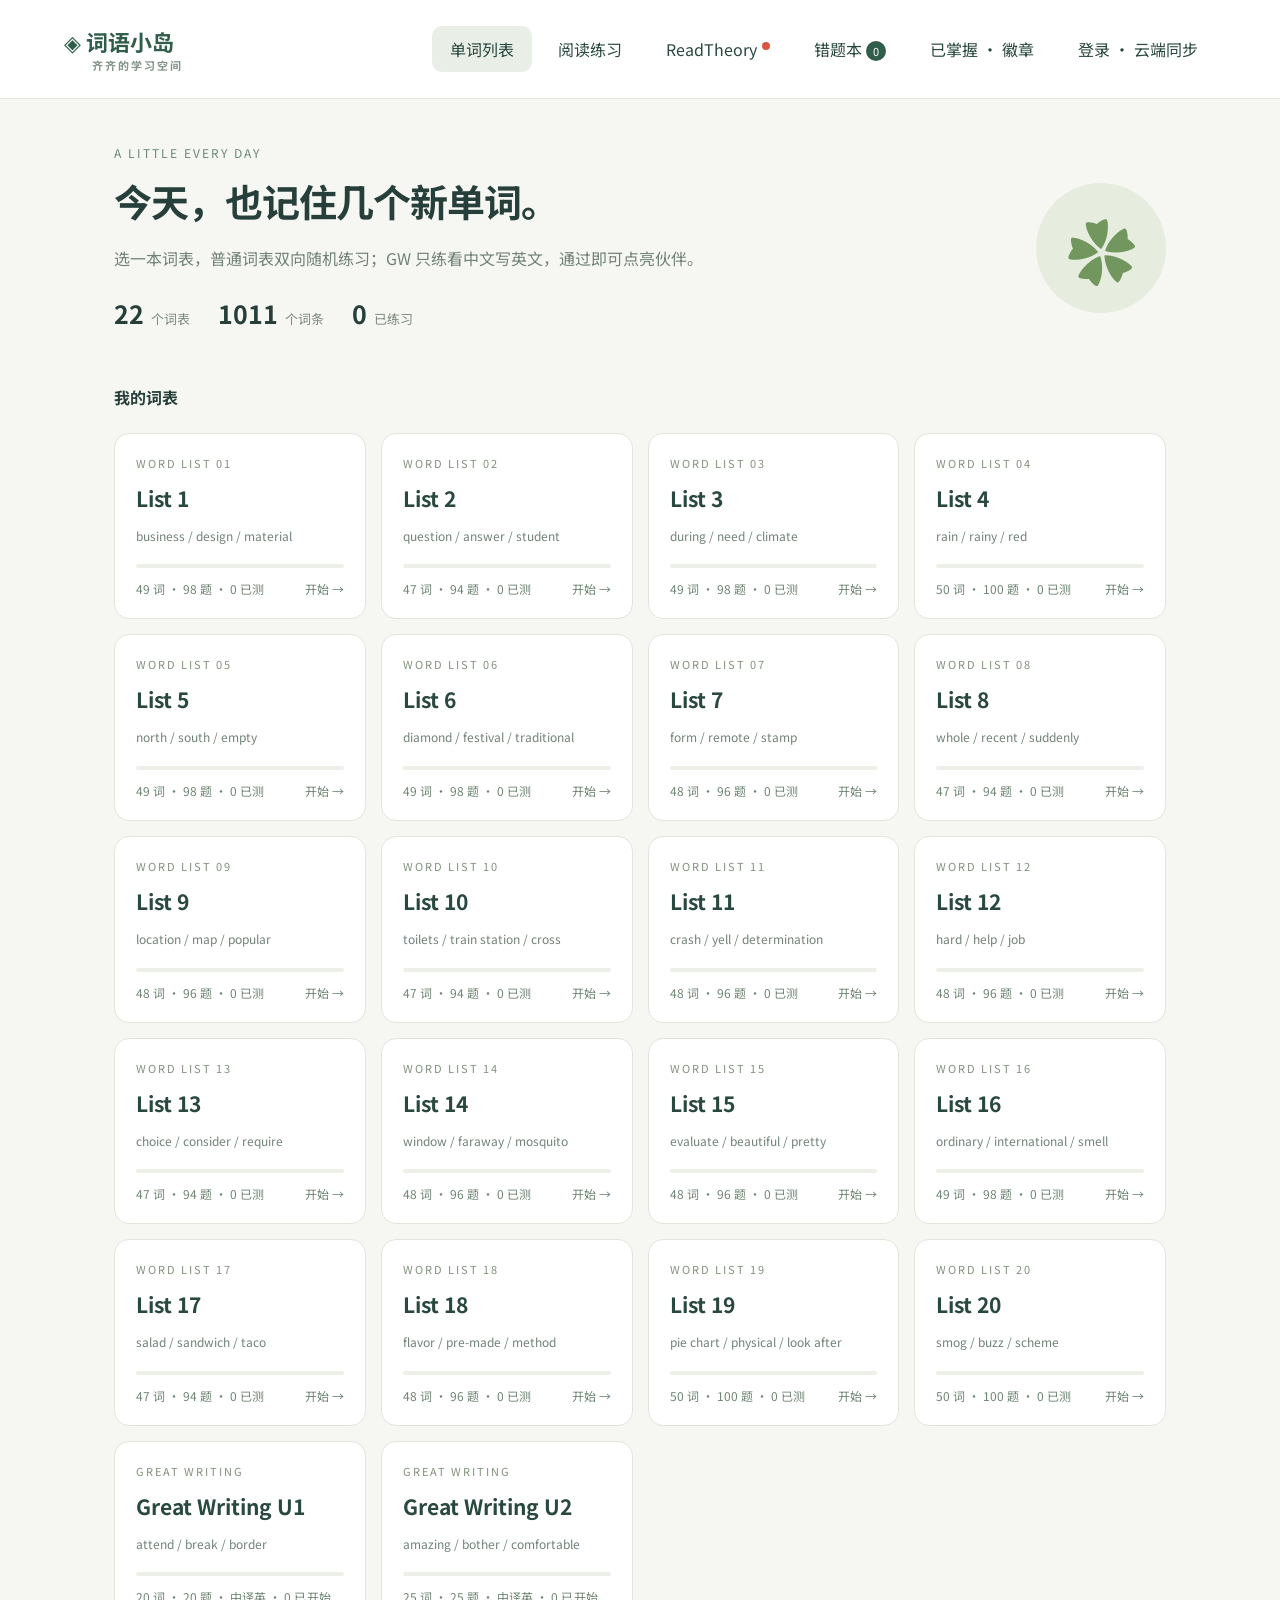
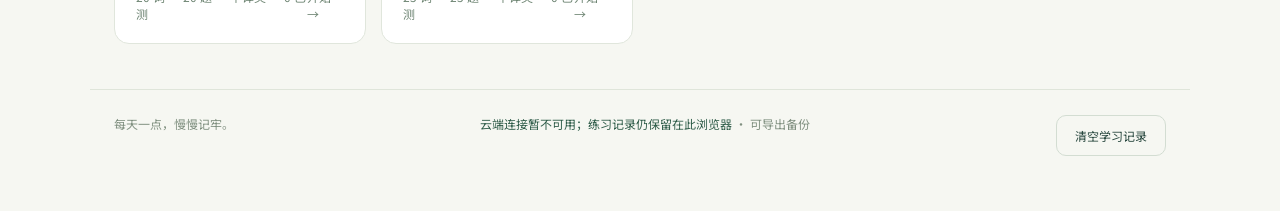
<file: index.html>
<!doctype html>
<html lang="zh-CN"><head><meta charset="utf-8"><meta name="viewport" content="width=device-width,initial-scale=1"><meta name="description" content="齐齐的双优一段单词练习：22个词表，中英文随机练习与错题复习。"><title>词语小岛 · 齐齐的单词练习</title><link rel="stylesheet" href="style.css?v=20261123-decor-webp"></head>
<body><header><a class="brand" href="#">◈ 词语小岛 <small>齐齐的学习空间</small></a><nav><button id="learn-nav" hidden style="display:none">单词学习</button><button id="lists-nav" class="active">单词列表</button><button id="review-nav" hidden style="display:none">单词运用</button><button id="reading-nav">阅读练习</button><button id="mistakes-nav">错题本 <span id="badge">0</span></button><button id="mastered-nav">已掌握 · 徽章</button><button id="account-nav">登录 · 云端同步</button></nav></header><main id="app"></main><footer>每天一点，慢慢记牢。<span><span id="sync-status">正在连接云端…</span> · 可导出备份</span><button id="reset-nav" class="outline">清空学习记录</button></footer><script src="vocab.js?v=20261102-usage-456"></script><script src="gw-u2.js?v=20261102-usage-456"></script><script src="rabbit-data.js?v=20261102-usage-456"></script><script src="app.js?v=20261122-cloze"></script><script src="reading-data.js?v=20261102-usage-456"></script><script src="reading-hints.js?v=20261102-usage-456"></script><script src="reading-rewards.js?v=20261102-usage-456"></script><script src="reading.js?v=20261102-usage-456"></script><script src="word-scenes.js?v=20261102-usage-456"></script><script src="learning.js?v=20261102-usage-456"></script><script src="usage-data.js?v=20261102-usage-456"></script><script src="usage-456.js?v=20261102-usage-456"></script><script src="usage.js?v=20261102-usage-456"></script><script src="island-free.js?v=20261119-picker"></script><script src="lexile-mountain.js?v=20261118-lexile1200"></script><script src="readtheory.js?v=20261119-dashboard"></script><script src="cloud-config.js"></script><script src="cloud-sync.js?v=20261118-sync-fix"></script></body></html>
</file>
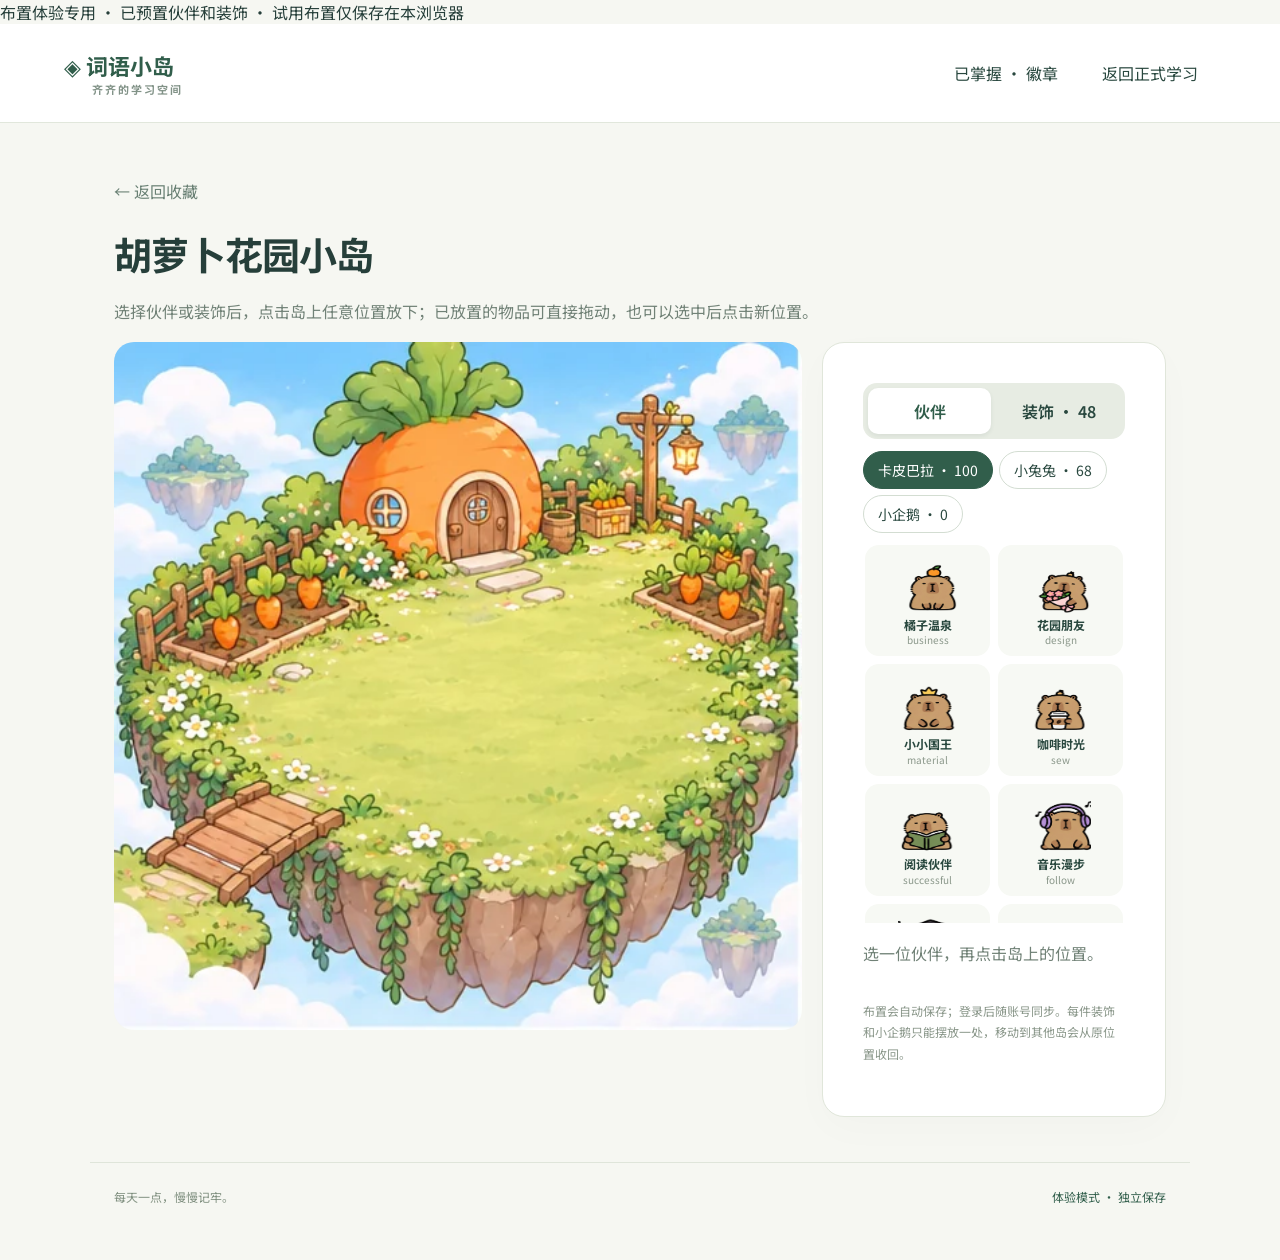
<file: island-demo.html>
<!doctype html>
<html lang="zh-CN"><head><meta charset="utf-8"><meta name="viewport" content="width=device-width,initial-scale=1"><meta name="description" content="齐齐的双优一段单词练习：22个词表，中英文随机练习与错题复习。"><title>小岛布置体验 · 齐齐的学习空间</title><link rel="stylesheet" href="style.css?v=20261102-usage-456"></head>
<body><script>window.QIQI_DEMO=true;</script><aside class="demo-notice">布置体验专用 · 已预置伙伴和装饰 · 试用布置仅保存在本浏览器</aside><header><a class="brand" href="#">◈ 词语小岛 <small>齐齐的学习空间</small></a><nav><button id="learn-nav">单词学习</button><button id="lists-nav" class="active">单词列表</button><button id="review-nav">单词运用</button><button id="reading-nav">阅读练习</button><button id="mistakes-nav">错题本 <span id="badge">0</span></button><button id="mastered-nav">已掌握 · 徽章</button><button id="account-nav">登录 · 云端同步</button></nav></header><main id="app"></main><footer>每天一点，慢慢记牢。<span><span id="sync-status">体验模式 · 独立保存</span></span><button id="reset-nav" class="outline">清空学习记录</button></footer><script src="vocab.js?v=20261102-usage-456"></script><script src="gw-u2.js?v=20261102-usage-456"></script><script src="rabbit-data.js?v=20261102-usage-456"></script><script src="app.js?v=20261102-usage-456"></script><script src="reading-data.js?v=20261102-usage-456"></script><script src="reading-hints.js?v=20261102-usage-456"></script><script src="reading-rewards.js?v=20261102-usage-456"></script><script src="reading.js?v=20261102-usage-456"></script><script src="word-scenes.js?v=20261102-usage-456"></script><script src="learning.js?v=20261102-usage-456"></script><script src="usage-data.js?v=20261102-usage-456"></script><script src="usage-456.js?v=20261102-usage-456"></script><script src="usage.js?v=20261102-usage-456"></script><script src="island-free.js?v=20261102-usage-456"></script><script src="island-demo.js?v=20261102-usage-456"></script></body></html>
</file>
<file: style.css>
@import url('https://fonts.googleapis.com/css2?family=Noto+Sans+SC:wght@400;500;600;700&display=swap');
:root{font-family:'Noto Sans SC',system-ui,sans-serif;color:#263f3a;background:#f6f7f2;font-synthesis:none}*{box-sizing:border-box}body{margin:0}button,input,select{font:inherit}button{cursor:pointer;border:0;border-radius:10px;padding:11px 18px;background:#e8eee6;color:#29483f}button:hover{filter:brightness(.96)}button:disabled{opacity:.5;cursor:default}button.primary{background:#315e4b;color:white}button.outline{background:transparent;border:1px solid #d3ddd2}header{padding:25px max(5vw,20px);display:flex;align-items:center;justify-content:space-between;background:#fff;border-bottom:1px solid #e1e7dc}.brand{font-weight:700;font-size:22px;color:#315e4b;text-decoration:none}.brand small{display:block;font-size:11px;color:#819287;margin-left:28px;letter-spacing:2px}nav{display:flex;gap:8px}nav button{background:transparent}nav .active{background:#e9efe6}#badge{background:#315e4b;color:white;border-radius:30px;padding:2px 7px;font-size:11px}main{max-width:1100px;margin:45px auto;padding:0 24px;min-height:70vh}.eyebrow{font-size:12px;letter-spacing:2px;color:#6b8a77}h1{font-size:38px;letter-spacing:-1px;margin:12px 0}p{line-height:1.8;color:#718277}.hero{display:flex;justify-content:space-between;align-items:center;margin-bottom:32px}.hero-art{font-size:70px;background:#e7edde;border-radius:50%;width:130px;height:130px;display:grid;place-items:center;color:#71965e;transform:rotate(-10deg)}.stats{display:flex;gap:28px;margin:22px 0}.stats strong{font-size:25px;margin-right:7px}.stats span{color:#7b8a7e;font-size:13px}.toolbar{display:flex;gap:12px;align-items:center;justify-content:space-between;margin:24px 0;flex-wrap:wrap}.mode{display:flex;gap:5px;background:#e7ece3;padding:5px;border-radius:13px}.mode button{background:transparent;font-size:13px}.mode .selected{background:white;box-shadow:0 2px 4px #263f3a0d}.grid{display:grid;grid-template-columns:repeat(4,1fr);gap:15px}.list{background:white;border:1px solid #e0e6dc;text-align:left;padding:21px;border-radius:15px;transition:transform .15s}.list:hover{transform:translateY(-3px);border-color:#8aa78d}.list .num{font-size:11px;color:#82917e;letter-spacing:2px}.list h2{margin:12px 0;font-size:21px}.list p{font-size:12px;white-space:nowrap;overflow:hidden;text-overflow:ellipsis;margin:0 0 18px}.progress{height:4px;background:#edf0e8;border-radius:3px;margin:12px 0}.progress i{display:block;height:100%;background:#8aa772;border-radius:3px}.list-bottom{display:flex;justify-content:space-between;font-size:12px;color:#6e8573}.back{padding-left:0;background:transparent;color:#698074}.practice{max-width:720px;margin:20px auto}.practice-head{display:flex;justify-content:space-between;font-size:13px;color:#6d8174;margin:20px 0}.card{background:white;border:1px solid #e0e6da;padding:40px;border-radius:22px;box-shadow:0 12px 40px #24483705}.prompt{font-size:38px;line-height:1.4;margin:24px 0 30px;word-break:break-word}.answer{width:100%;padding:17px;border:1px solid #cdd8cc;border-radius:12px;background:#fafbf7;outline:none;font-size:19px}.answer:focus{border-color:#547959;box-shadow:0 0 0 3px #e7efdf}.actions{display:flex;gap:10px;margin-top:20px;flex-wrap:wrap}.feedback{margin-top:24px;padding:20px;background:#edf4e9;border-radius:12px;line-height:1.8}.feedback.wrong{background:#fbf0e7}.feedback p{margin:8px 0;font-size:14px}.translation{font-size:22px;font-weight:600}.hint{font-size:12px;color:#8a978a}.empty{text-align:center;padding:60px 20px;background:#fff;border-radius:20px}.mistake{display:flex;align-items:center;justify-content:space-between;padding:22px;background:white;border:1px solid #e1e7dd;border-radius:14px;margin:12px 0;gap:20px}.mistake strong{font-size:20px}.mistake p{margin:5px 0;font-size:13px}.mistake small{color:#8a978a}.mistake button{white-space:nowrap;font-size:12px}footer{max-width:1100px;margin:30px auto;padding:25px 24px;border-top:1px solid #dfe5da;font-size:12px;color:#809080;display:flex;justify-content:space-between;gap:12px}select{padding:10px;border:1px solid #d4dfcf;border-radius:10px;background:white;color:#315e4b}a{color:#315e4b}:focus-visible{outline:3px solid #a5bc8b;outline-offset:3px}@media(max-width:800px){.grid{grid-template-columns:repeat(2,1fr)}h1{font-size:30px}.hero-art{width:90px;height:90px;font-size:45px}.card{padding:25px}.prompt{font-size:30px}header{padding:18px}.brand{font-size:18px}.brand small{font-size:9px}nav button{padding:9px;font-size:12px}footer{flex-direction:column}}@media(max-width:420px){main{padding:0 16px;margin-top:30px}.hero-art{display:none}.list{padding:16px}.stats{gap:15px}.stats strong{font-size:21px}.mistake{align-items:flex-start;flex-direction:column}}

.verification{background:#fff5dc;border:1px solid #eedca9;border-radius:12px;padding:16px;margin:14px 0}.verification strong{font-size:14px;color:#8b631f}.verification .actions button{font-size:12px}

.reward-summary{display:flex;align-items:center;gap:24px;background:#f0e8d8;border:1px solid #e5d8bd;border-radius:22px;padding:24px;margin:25px 0}.reward-summary svg{width:110px}.reward-summary>div:last-child{flex:1}.reward-summary strong{font-size:30px}.badge-grid{display:grid;grid-template-columns:repeat(4,1fr);gap:14px}.capy-badge{border-radius:18px;padding:18px;text-align:center;display:flex;align-items:center;flex-direction:column;gap:8px;border:1px solid #e1d5b8;background:#fff8e8}.capy-badge svg{width:100px}.capy-badge small{color:#8c7855}.capy-badge.locked{filter:grayscale(1);opacity:.4;background:#fff}.reward-toast{position:fixed;bottom:24px;left:50%;transform:translateX(-50%);padding:18px 24px;border-radius:16px;background:#315e4b;color:white;z-index:10;box-shadow:0 8px 24px #0002;max-width:90vw;text-align:center}header nav{flex-wrap:wrap;justify-content:flex-end}@media(max-width:650px){.badge-grid{grid-template-columns:repeat(2,1fr)}header{gap:12px;flex-wrap:wrap}.reward-summary{padding:18px;gap:12px}.reward-summary svg{width:75px}.reward-summary strong{font-size:24px}}

.capy-art{display:inline-block;width:120px;aspect-ratio:4/5;background-image:url("assets/capybara-atlas.png");background-size:500% 400%;background-repeat:no-repeat;flex-shrink:0}.capy-badge .capy-art{width:120px}.reward-summary .capy-art{width:100px}@media(max-width:650px){.reward-summary .capy-art{width:75px}}

.account-card{max-width:650px;margin:30px auto}.account-card label{display:block;margin:18px 0 8px}.account-card h1{font-size:30px}#sync-status{color:#315e4b}

.pronunciation{display:inline-block;margin:6px 0 6px 8px;padding:6px 10px;border-radius:10px;background:#edf3ec;color:#356444;font-size:14px;text-decoration:none}.pronunciation:hover{background:#dce8da}.pronunciation:focus-visible{outline:2px solid #356444;outline-offset:3px}

.team-grid{display:grid;grid-template-columns:repeat(auto-fit,minmax(180px,1fr));gap:14px;margin-bottom:28px}.team-card{padding:18px;border:1px solid #e4e7dc;border-radius:18px;background:#faf8ef}.team-card h3{margin:10px 0}.team-scene{font-size:30px}.team-complete{background:#e6f1de;border-color:#9db98a}.mystery-egg{font-size:88px;display:block;padding:16px}.hatch-overlay{position:fixed;inset:0;background:#243127aa;z-index:1000;display:grid;place-items:center;padding:20px}.hatch-card{background:#fffaf0;border-radius:24px;padding:28px;text-align:center;width:min(360px,100%);box-shadow:0 20px 80px #0003}.hatch-egg{font-size:100px;animation:egg-hatch 1.1s forwards}.hatch-reveal{height:0;overflow:hidden;animation:capy-reveal .3s 1.1s forwards}.hatch-reveal .capy-art{margin:auto}@keyframes egg-hatch{20%,60%{transform:rotate(-12deg)}40%,80%{transform:rotate(12deg)}100%{height:0;opacity:0;overflow:hidden}}@keyframes capy-reveal{to{height:150px}}@media(prefers-reduced-motion:reduce){.hatch-egg{display:none}.hatch-reveal{animation:none;height:150px}}

.island-preview{display:block;width:100%;padding:0;border:0;border-radius:14px;overflow:hidden;background:#fff6df}.island-art{display:block;aspect-ratio:1;background-image:url(assets/capybara-worlds-v1.webp);background-size:300% 200%;background-repeat:no-repeat;width:100%}.island-preview.island-locked{filter:grayscale(1);opacity:.5;cursor:default}.island-preview:not(:disabled):hover{box-shadow:0 0 0 3px #87a76b}.island-modal{width:min(620px,100%);max-height:92vh;overflow:auto}.island-modal .island-art{border-radius:16px}

.island-workspace{display:grid;grid-template-columns:minmax(0,2fr) minmax(240px,1fr);gap:20px;align-items:start}.island-stage{position:relative;isolation:isolate;overflow:hidden;border-radius:20px}.island-spot{position:absolute;transform:translate(-50%,-65%);padding:0;width:17%;aspect-ratio:1;border:2px dashed #fff9;border-radius:50%;background:#fff7;color:#456a44;font-size:26px}.island-spot.occupied{background:transparent;border-color:transparent}.island-spot .capy-art{width:100%;max-width:100px;height:auto;margin:0;filter:drop-shadow(0 3px 2px #0003)}.island-spot small{display:block;background:#fff9;border-radius:8px;color:#243f2a;font-size:clamp(10px,1.5vw,14px);padding:2px;line-height:1.1}.island-spot:hover,.island-spot:focus-visible{outline:3px solid #e5b33d;outline-offset:2px}.island-controls select{display:block;width:100%;margin:12px 0;padding:10px;max-width:100%}@media(max-width:750px){.island-workspace{grid-template-columns:1fr}}

header nav{flex-wrap:wrap}.reading-workspace{display:grid;grid-template-columns:minmax(0,1fr) minmax(0,1fr);gap:28px;align-items:start}.reading-passage{position:sticky;top:20px;max-height:85vh;overflow:auto;font-size:18px;line-height:1.85}.reading-passage p{position:relative;padding-left:24px;color:#25392d}.paragraph-number{position:absolute;left:0;top:3px;font-size:11px;color:#879380}.reading-passage h2{font-family:Georgia,serif;line-height:1.4}.reading-question{margin:0 0 24px;padding:20px;min-width:0;border:1px solid #e1e6db}.reading-question legend{font-weight:600;line-height:1.6;padding:0 8px;max-width:100%}.reading-option{display:flex;gap:10px;align-items:flex-start;padding:11px 10px;margin:6px 0;border:1px solid #e3e6dc;border-radius:10px;cursor:pointer;line-height:1.6}.reading-option input{width:18px;min-width:18px;height:18px;margin:4px 0 0;accent-color:#56764d}.reading-option:has(input:checked){background:#edf3e9;border-color:#668560}.reading-option:focus-within{outline:2px solid #668560}.reading-option.correct-option{background:#e4f1dc;border-color:#88ad76}.reading-wrong{border-color:#d5a195}.reading-verdict{font-size:14px;line-height:1.7}.reading-result{padding:20px;background:#edf3e5;border-radius:16px;margin:0 0 24px}#reading-message{color:#a34132}.reading-list h2{font-size:22px;line-height:1.4}@media(max-width:800px){.reading-workspace{grid-template-columns:1fr}.reading-passage{position:static;max-height:none}.reading-question{padding:14px}.reading-passage{font-size:17px}}

.reading-decor{display:block;width:100%;aspect-ratio:1;background-image:url(assets/reading-decor-atlas-v2.webp);background-size:600% 800%;background-repeat:no-repeat}.decor-inventory{display:grid;grid-template-columns:repeat(auto-fill,minmax(115px,1fr));gap:14px;padding:16px 0}.decor-inventory article{background:#fffaf0;padding:12px;border-radius:14px}.decor-inventory strong,.decor-inventory small{display:block;margin-top:7px}.decor-inventory small{font-size:12px}.reading-rewards{background:#f9f5e8;padding:20px;border-radius:18px;margin:20px 0 28px}.reading-rewards summary{cursor:pointer;padding:8px 0}.reading-rewards p{line-height:1.7}.decor-spot{width:14%;z-index:2}.decor-spot .reading-decor{filter:drop-shadow(0 3px 2px #0002)}.decor-spot small{font-size:10px}.island-controls button[aria-pressed=true]{background:#d9e8d0;border-color:#739567}.reading-strategy{padding:10px;background:#f7f4e9;border-radius:10px;font-size:14px;line-height:1.8}.reading-strategy summary{cursor:pointer}.reading-result #reading-cooldown{line-height:1.7}

.reading-earned{display:flex;gap:16px;flex-wrap:wrap;margin:14px 0}.reading-earned>div{width:110px;text-align:center}.reading-earned small{display:block}

.reading-strategy p{white-space:pre-line}.special-mini{display:block;position:relative;border-radius:16px;background:radial-gradient(ellipse at 50% 65%,#fff9b5 0%,#f4d9a9 45%,#d9c8ee 100%);box-shadow:inset 0 0 0 2px #d7ac55;padding:8px}.special-marker{display:block;font-size:10px;color:#704b12;letter-spacing:1px}.special-collection-card{border:2px solid #d9ac50;box-shadow:0 5px 14px #d7ad5526}.special-card-button{display:block;border:0;background:transparent;width:100%;padding:0}.special-reveal-button{margin-top:8px;font-size:12px;padding:7px 10px;border-color:#c6a24e;background:#fff6db}.reward-ceremony-overlay{position:fixed;inset:0;z-index:1200;background:#19132be8;display:grid;place-items:center;padding:18px;backdrop-filter:blur(5px)}.reward-ceremony{position:relative;width:min(540px,100%);max-height:94vh;overflow:auto;border:2px solid #e4c578;border-radius:24px;background:linear-gradient(#fff9e9,#eee6f7);padding:24px;text-align:center;box-shadow:0 0 70px #e6c16b33}.ceremony-close{position:absolute;right:12px;top:10px;border:0;background:transparent;font-size:26px;padding:4px 10px}.ceremony-eyebrow{color:#896327;letter-spacing:2px;font-size:12px;margin:12px 0}.reward-ceremony h2{font-size:28px;margin:10px 0 18px}.ceremony-world{position:relative;overflow:hidden;border-radius:18px;isolation:isolate}.ceremony-world .island-art{filter:saturate(.85);opacity:.9}.ceremony-relic{position:absolute;left:50%;top:42%;transform:translate(-50%,-10%);width:40%;filter:drop-shadow(0 8px 10px #2228);animation:relic-arrive .6s ease-out}.ceremony-relic:before{content:'';position:absolute;inset:-30%;border-radius:50%;background:radial-gradient(#fffad7aa,#ffce6255,transparent 70%);z-index:-1}.ceremony-stars{position:absolute;left:8%;right:8%;top:28%;color:#ffea9c;font-size:40px;text-shadow:0 0 16px #b98205;letter-spacing:16px;animation:ceremony-spark 2.3s ease-in-out infinite}.ceremony-chest{position:absolute;left:50%;top:57%;transform:translate(-50%,-25%);width:34%;height:22%;border:4px solid #604024;border-radius:18px 18px 10px 10px;background:linear-gradient(90deg,#986036,#d7944a,#986036);box-shadow:0 10px 20px #0004;display:grid;place-items:center;color:#ffe59e;font-size:40px}.ceremony-chest:before{content:'';position:absolute;inset:10% 38%;border-left:7px solid #e8bd57;border-right:7px solid #e8bd57}.ceremony-chest span{z-index:1}.ceremony-world-name{font-weight:600;color:#795d29}.ceremony-caption{font-size:11px;color:#7e7d77}.special-placed{isolation:isolate}.special-placed:before{content:'';position:absolute;inset:0;border-radius:50%;background:radial-gradient(#fff4a9aa,#ffd96e55,transparent 72%);z-index:-1}.special-placed:after{content:'✦';position:absolute;right:-4px;top:-4px;color:#bd850b;text-shadow:0 0 3px #fff;font-size:18px}@keyframes relic-arrive{from{opacity:0;transform:translate(-50%,20%) scale(.5)}to{opacity:1;transform:translate(-50%,-10%) scale(1)}}@keyframes ceremony-spark{50%{opacity:.5;transform:scale(.94)}}@media(prefers-reduced-motion:reduce){.ceremony-relic,.ceremony-stars{animation:none}}



.free-island-stage{cursor:crosshair}.free-island-piece{cursor:grab;touch-action:none;user-select:none}.free-island-piece.is-dragging{cursor:grabbing;opacity:.9}.free-island-piece.free-selected{outline:2px solid #f0c654;outline-offset:2px}.free-island-piece .reading-decor,.free-island-piece .capy-art,.free-island-piece small{pointer-events:none}

/* Separate square rabbit cells keep ears and props clear of adjacent sprites. */
.rabbit-art{background-image:none;display:inline-flex;align-items:flex-end}.rabbit-tile{display:block;width:100%;aspect-ratio:1;background-image:url(assets/rabbit-stickers-v1.png);background-size:300% 200%;background-repeat:no-repeat}.island-controls option.partner-on-island{color:#27694e;font-weight:700}.island-controls option.partner-in-collection{color:#526477}.rabbit-collection{margin:30px 0}.rabbit-collection .capy-badge{background:#fff1f2;border-color:#eed1d7}

.study-steps{display:flex;flex-wrap:wrap;gap:10px;margin:24px 0}.study-steps span{padding:10px 14px;border-radius:20px;background:#e9eee2;color:#46654e;font-size:14px}.study-list .actions{gap:6px}.study-list button{font-size:13px}.study-english h1{font-size:46px;overflow-wrap:anywhere;letter-spacing:0;margin:18px 0 5px}.study-phonetic{color:#7a867c}.study-chinese{font-size:24px;margin:24px 0;min-height:45px}.study-example{background:#f4f5ec;border-radius:12px;padding:16px;margin:22px 0}.study-example p{color:#465f52;margin-bottom:0}.study-covered{border:2px dashed #bbccb8;border-radius:12px;padding:22px;color:#687f6c;font-size:19px;background:#f5f8f1}.study-card label{font-size:13px;color:#687e6e}.study-card textarea{display:block;width:100%;min-height:72px;resize:vertical;margin:10px 0;border:1px solid #d3dece;border-radius:10px;padding:12px;font:inherit}.study-rating{justify-content:space-between}.study-recall button[aria-pressed=true]{background:#d7e6ca}@media(max-width:500px){.study-english h1{font-size:36px}.study-practice .toolbar{gap:6px}.study-practice .toolbar button{font-size:12px;padding:10px}.study-chinese{font-size:21px}}

.study-buds{display:flex;gap:12px;justify-content:center;margin:20px 0;font-size:25px}.study-scene{display:flex;gap:14px;padding:16px;border-radius:14px;background:#fff4df;margin:20px 0}.study-scene>span{font-size:38px}.study-scene strong{font-size:14px;color:#7a643c}.study-scene p{margin:6px 0 0;color:#705f43;font-size:14px}.study-rating{gap:8px}.study-rating button{flex:1;min-width:90px}.study-flower{font-size:90px;animation:study-bloom .7s ease-out}.study-complete{max-width:720px;margin:30px auto}.study-complete .actions{justify-content:center}@keyframes study-bloom{from{transform:scale(.3) rotate(-20deg);opacity:0}to{transform:scale(1);opacity:1}}@media(prefers-reduced-motion:reduce){.study-flower{animation:none}}

.study-illustration{margin:22px 0;border-radius:16px;overflow:hidden;background:#fff6e7}.study-illustration img{display:block;width:100%;height:auto;aspect-ratio:3/2;object-fit:contain}

.study-buds{gap:clamp(3px,1vw,12px);font-size:clamp(18px,4.8vw,25px);flex-wrap:wrap}.study-example .study-example-en{margin:12px 0 0}.study-example .study-example-zh{margin:8px 0 0;color:#728174;font-size:14px}

.vocab-example .study-example-en{margin:10px 0 0}.vocab-example .study-example-zh{margin:6px 0 0;color:#718277}

.mistake>div:first-child{flex:1;min-width:0}.mistake-picture{width:min(100%,640px);margin-top:12px}.mistake-picture img{display:block;width:100%;height:auto;border-radius:12px}

.usage-context{font-size:clamp(20px,3vw,27px);line-height:1.7;white-space:pre-line}.usage-options{display:grid;gap:12px;margin:24px 0}.usage-options button{text-align:left;min-height:54px;font-size:19px;white-space:normal;overflow-wrap:anywhere}.usage-options button[aria-pressed=true]{border:2px solid var(--accent,#8a683e)}.usage-options button:disabled{opacity:1}.usage-options strong{margin-right:12px}
.rt-go{display:flex;gap:14px;align-items:center;flex-wrap:wrap;margin:22px 0}a.button{display:inline-block;padding:13px 22px;border-radius:10px;text-decoration:none;font-weight:600}a.button.primary{background:#315e4b;color:#fff}.stats{flex-wrap:wrap}.rt-section{padding:24px;margin:0 0 18px}.rt-section h2{margin:0 0 14px;font-size:19px}.rt-badges{display:grid;grid-template-columns:repeat(auto-fill,minmax(88px,1fr));gap:10px}.rt-badge{text-align:center;padding:12px 6px;border-radius:14px;background:#f1f3ee;opacity:.6}.rt-badge.earned{background:#f9f0d6;opacity:1}.rt-badge span{font-size:30px;display:block}.rt-badge small{font-size:12px;color:#55695c}.rt-today{padding:28px;margin:22px 0;background:#fffaf0;border-color:#efe2bf}.rt-today.complete{background:#eef6e8;border-color:#b9d3a8}.rt-today h2{margin:0 0 16px}.rt-steps{list-style:none;padding:0;margin:0}.rt-steps li{display:flex;justify-content:space-between;align-items:center;gap:14px;padding:16px 0;border-top:1px solid #eadfc4;flex-wrap:wrap}.rt-steps li>div{display:flex;flex-direction:column;gap:10px;align-items:flex-start}.rt-steps strong{font-size:18px}.rt-steps li.checked strong{color:#5f8a52}.rt-check{min-height:52px;padding:12px 22px;font-size:17px;border:2px solid #315e4b;background:#fff;color:#315e4b;border-radius:999px}.rt-check[aria-pressed=true]{background:#5f8a52;border-color:#5f8a52;color:#fff}.rt-week{display:grid;grid-template-columns:repeat(7,1fr);gap:8px}.rt-day{text-align:center;padding:10px 4px;border-radius:12px;background:#f1f3ee}.rt-day small{display:block;font-size:12px;color:#7b8a7e}.rt-day span{font-size:24px}.rt-day.full{background:#f9f0d6}.rt-day.half{background:#f4f1e6}#rt-nav.rt-due::after{content:'';display:inline-block;width:8px;height:8px;margin-left:5px;border-radius:50%;background:#d9553f;vertical-align:super}.rt-quiz-total{display:flex;align-items:baseline;gap:8px;flex-wrap:wrap}.rt-quiz-total strong{font-size:44px;color:#315e4b;letter-spacing:-1px}.rt-quiz-total em{font-style:normal;font-size:14px;background:#e4f1dc;color:#3f6b38;padding:3px 10px;border-radius:999px}.rt-quiz-bar{height:10px;border-radius:6px}.rt-quiz-bar i{border-radius:6px}.rt-quiz-form{display:flex;gap:10px;align-items:flex-end;margin-top:18px;flex-wrap:wrap}.rt-quiz-form label{flex:1;min-width:200px;font-size:14px;color:#55695c}.rt-quiz-form input{display:block;width:100%;margin-top:6px;padding:12px;border:1px solid #cdd8cc;border-radius:10px;background:#fafbf7;font-size:18px}.rt-quiz-form button{min-height:50px}.rt-sticker{display:grid;place-items:center;width:100%;aspect-ratio:1;container-type:inline-size;line-height:1}.rt-sticker>span{font-size:72cqw;filter:drop-shadow(0 3px 2px #0003)}
.rt-day.can-fill,.rt-day.battery{border:0;font:inherit;cursor:pointer;width:100%;padding:10px 4px}.rt-day.can-fill{background:#eef3fb;color:#3b5a85}.rt-day.can-fill span{font-size:16px}.rt-day.battery{background:#e3eefc}
.rt-penguin{display:block;width:100%;aspect-ratio:1;background-image:url(assets/penguin-stickers-v2.webp);background-size:1000% 1000%;background-repeat:no-repeat}.rt-penguins{display:grid;grid-template-columns:repeat(auto-fill,minmax(72px,1fr));gap:8px;max-height:360px;overflow:auto;padding:4px}.rt-penguin-cell{text-align:center;background:#f7f9fc;border-radius:12px;padding:6px 4px}.rt-penguin-cell small{font-size:11px;color:#7b8a7e}.rt-penguin-cell.locked .rt-penguin{filter:brightness(0) opacity(.15)}.decor-spot .rt-penguin{filter:drop-shadow(0 3px 2px #0003)}
.rt-kp-form{display:flex;gap:10px;align-items:flex-end;flex-wrap:wrap;margin-top:16px}.rt-kp-form label{flex:1;min-width:220px;font-size:15px;color:#55695c}.rt-kp-form input{display:block;width:100%;margin-top:6px;padding:14px;border:1px solid #cdd8cc;border-radius:12px;background:#fff;font-size:20px}.rt-kp-form button{min-height:54px;font-size:17px}
.rt-mtn{position:relative;border-radius:16px;overflow:hidden;border:1px solid #d6e3ea}.rt-mtn svg{display:block;width:100%;height:auto}.rt-climber{position:absolute;width:14%;transform:translate(-50%,-92%);transition:left .8s ease,top .8s ease;text-align:center;pointer-events:none}.rt-climber .rt-penguin{filter:drop-shadow(0 3px 2px #0003)}.rt-climber-label{position:absolute;left:78%;top:52%;padding:3px 10px;border-radius:999px;background:#2f6b4a;border:2px solid #fff;box-shadow:0 2px 4px #0003;color:#fff;font-size:clamp(12px,2.2vw,16px);font-weight:800;white-space:nowrap}.rt-climber.at-top .rt-climber-label{left:50%;top:auto;bottom:-14px;transform:translateX(-50%);background:linear-gradient(#ffe27a,#f5b82e);color:#5a3b00;border-color:#fff3c4}.rt-mtn{max-width:520px;margin:0 auto}.rt-lex-summary{display:flex;align-items:baseline;gap:10px;flex-wrap:wrap;margin-top:14px}.rt-lex-summary strong{font-size:34px;color:#315e4b}.rt-lex-summary em{font-style:normal;font-size:14px;background:#e4f1dc;color:#3f6b38;padding:3px 10px;border-radius:999px}.rt-lex-summary p{flex-basis:100%;margin:0}
.rt-battery-alert{background:#eef4ff;border-color:#c9d9f5}.rt-battery-alert h2{margin:0 0 6px}.rt-battery-alert p{margin:0 0 12px;color:#4a5f7a}.rt-battery-list{display:flex;gap:10px;flex-wrap:wrap}.rt-battery-list button{min-height:50px;font-size:16px;background:#3b5a85}.rt-badge-icon{display:block;width:40px;height:40px;margin:0 auto;font-size:30px;line-height:40px}.rt-inline-penguin{display:inline-block;width:30px;vertical-align:-6px;margin-right:6px}
.rt-celebrate{position:fixed;inset:0;z-index:1300;display:grid;place-items:center;padding:16px;background:#1d2b3acc;backdrop-filter:blur(4px);animation:rt-fade .25s ease}.rt-celebrate-card{position:relative;overflow:hidden;width:min(440px,100%);background:#fffaf0;border-radius:24px;padding:28px 22px 22px;text-align:center;box-shadow:0 20px 60px #0005;animation:rt-pop .45s cubic-bezier(.2,1.4,.4,1)}.rt-celebrate-card h2{margin:4px 0 14px;font-size:24px;color:#315e4b}.rt-celebrate-card p{margin:12px 0 18px;color:#55695c}.rt-celebrate-penguins{display:flex;justify-content:center;gap:10px;flex-wrap:wrap}.rt-celebrate-penguins div{width:96px;animation:rt-pop .5s cubic-bezier(.2,1.4,.4,1) both}.rt-celebrate-penguins small{display:block;font-size:12px;color:#7b8a7e}.rt-celebrate-actions{display:flex;gap:10px;justify-content:center;flex-wrap:wrap}.rt-celebrate-actions button{min-height:48px;padding:12px 22px;font-size:16px}.rt-confetti{position:absolute;inset:0;pointer-events:none}.rt-confetti i{position:absolute;top:-12px;width:8px;height:14px;border-radius:2px;animation:rt-fall 1.6s ease-in forwards;opacity:.9}@keyframes rt-pop{from{transform:scale(.6);opacity:0}to{transform:scale(1);opacity:1}}@keyframes rt-fade{from{opacity:0}to{opacity:1}}@keyframes rt-fall{to{transform:translateY(520px) rotate(540deg);opacity:0}}@media (prefers-reduced-motion:reduce){.rt-celebrate,.rt-celebrate-card,.rt-celebrate-penguins div,.rt-confetti i{animation:none}}
.pick-tabs{display:flex;gap:6px;background:#e7ece3;padding:5px;border-radius:14px;margin-bottom:12px}.pick-tabs button{flex:1;background:transparent;font-weight:600}.pick-tabs button[aria-selected=true]{background:#fff;box-shadow:0 2px 4px #263f3a14;color:#315e4b}.pick-types{display:flex;gap:6px;flex-wrap:wrap;margin-bottom:10px}.pick-types button{padding:8px 14px;border-radius:999px;font-size:14px;border:1px solid #d3ddd2;background:#fff}.pick-types button[aria-pressed=true]{background:#315e4b;border-color:#315e4b;color:#fff}.pick-grid{display:grid;grid-template-columns:repeat(auto-fill,minmax(84px,1fr));gap:8px;max-height:380px;overflow:auto;padding:2px}.pick-tile{position:relative;display:flex;flex-direction:column;align-items:center;gap:2px;padding:8px 4px;border-radius:14px;background:#f7f9f4;border:2px solid transparent;text-align:center}.pick-tile.picked{border-color:#e0b43a;background:#fff8e1}.pick-art{display:block;width:60px;height:60px}.pick-art>*{width:100%!important;height:100%!important;max-width:none}.pick-art .capy-art{display:flex;align-items:flex-end;justify-content:center}.pick-tile b{font-size:12px;color:#29483f;line-height:1.3}.pick-tile small{font-size:10px;color:#8a978a;line-height:1.2;word-break:break-all}.pick-tile em{position:absolute;top:4px;right:4px;font-style:normal;font-size:9px;background:#315e4b;color:#fff;border-radius:999px;padding:1px 5px}
.learn-card .translation{font-size:24px;margin:16px 0 8px}.learn-example{font-size:16px;color:#4d6355;background:#f4f8f1;border-radius:12px;padding:12px 14px;line-height:1.7}
.pick-meanings{display:grid;gap:10px;margin:22px 0 6px}.pick-meaning{text-align:left;padding:16px 18px;font-size:19px;border-radius:14px;background:#f4f7f1;border:2px solid #dfe7da;color:#29483f}.pick-meaning:disabled{opacity:1}.pick-meaning.right{background:#e4f1dc;border-color:#6f9e5e}.pick-meaning.wrong{background:#fbe9e3;border-color:#d38b78}
.cloze-text{font-size:24px;line-height:1.7;color:#25392d;margin:18px 0 8px}.cloze-blank{display:inline-block;min-width:90px;border-bottom:3px solid #8aa772;color:#8aa772;text-align:center;font-weight:700}.cloze-blank.filled{color:#315e4b;border-bottom-color:#315e4b}.cloze-options .pick-meaning{font-size:21px;font-weight:600}
</file>
